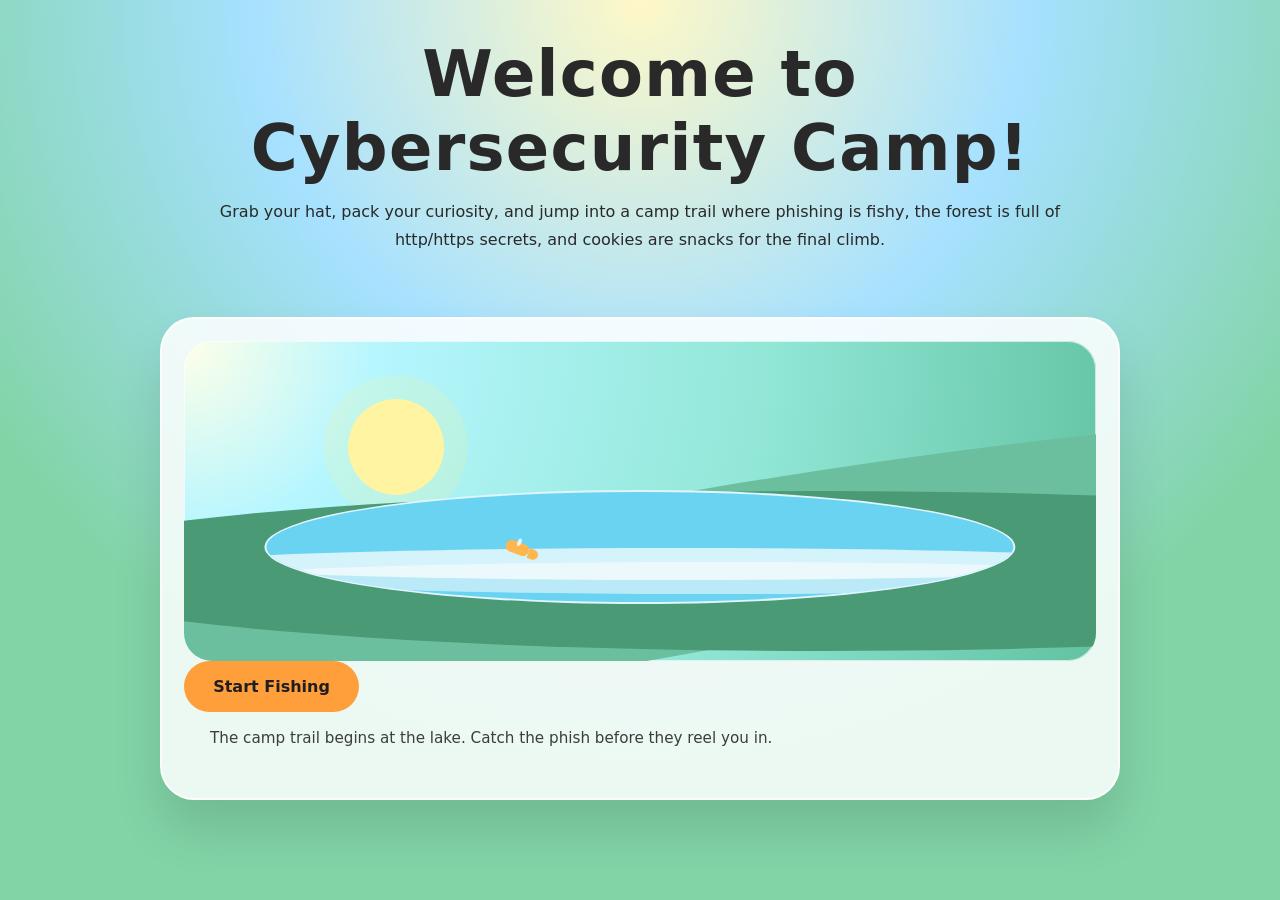
<file: index.html>
<!DOCTYPE html>
<html lang="en">
<head>
    <meta charset="UTF-8">
    <meta name="viewport" content="width=device-width, initial-scale=1.0">
    <title>Welcome to Cybersecurity Camp!</title>
    <link rel="stylesheet" href="static/styles.css">
</head>
<body class="welcome">
<main>
    <header>
        <h1>Welcome to Cybersecurity Camp!</h1>
        <p>Grab your hat, pack your curiosity, and jump into a camp trail where phishing is fishy, the forest is full of http/https secrets, and cookies are snacks for the final climb.</p>
    </header>

    <section class="hero-card">
        <div class="hero-scene lake-scene">
            <div class="sun"></div>
            <div class="hill hill-left"></div>
            <div class="hill hill-right"></div>
            <div class="lake">
                <div class="wave wave1"></div>
                <div class="wave wave2"></div>
                <div class="fish"></div>
            </div>
        </div>
        <a class="button-link" href="level1.html">Start Fishing</a>
        <p class="small-note">The camp trail begins at the lake. Catch the phish before they reel you in.</p>
    </section>
</main>
</body>
</html>
</file>
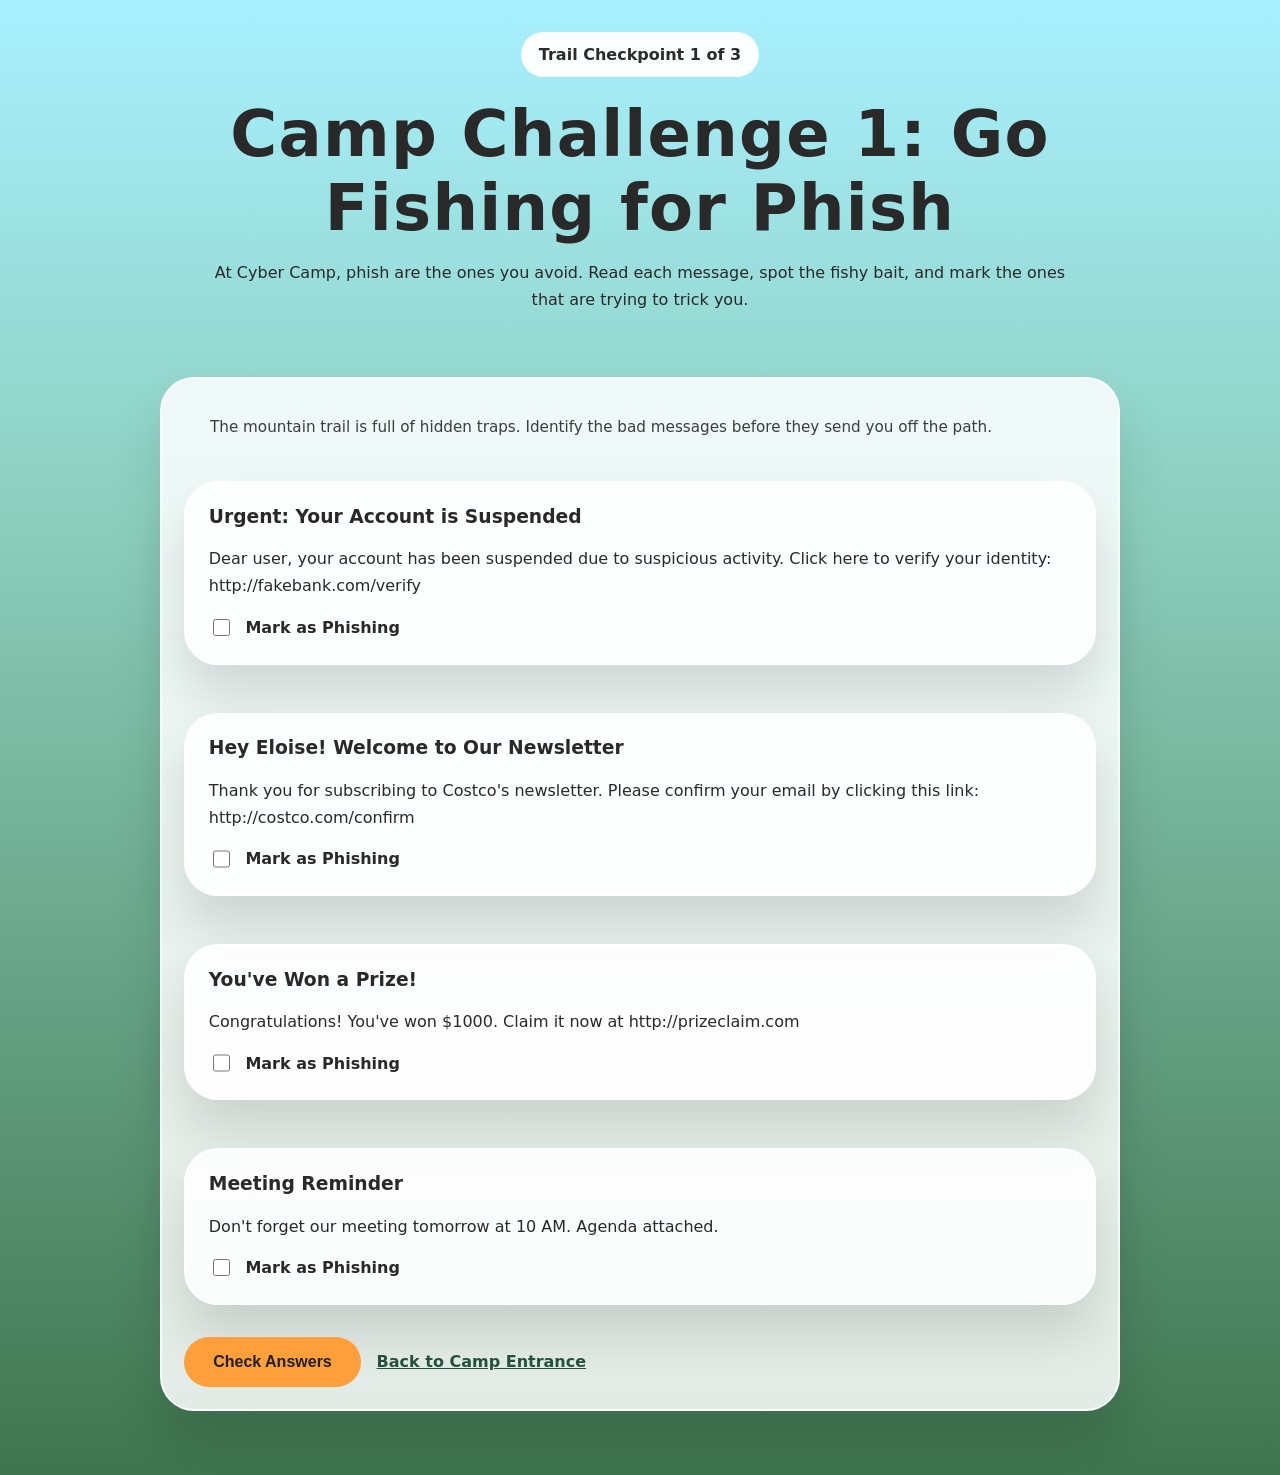
<file: level1.html>
<!DOCTYPE html>
<html lang="en">
<head>
    <meta charset="UTF-8">
    <meta name="viewport" content="width=device-width, initial-scale=1.0">
    <title>Camp Challenge 1: Go Fishing for Phish</title>
    <link rel="stylesheet" href="static/styles.css">
</head>
<body data-page="level1">
<main>
    <header>
        <div class="progress-badge">Trail Checkpoint 1 of 3</div>
        <h1>Camp Challenge 1: Go Fishing for Phish</h1>
        <p>At Cyber Camp, phish are the ones you avoid. Read each message, spot the fishy bait, and mark the ones that are trying to trick you.</p>
    </header>

    <section class="card">
        <p class="small-note">The mountain trail is full of hidden traps. Identify the bad messages before they send you off the path.</p>
        <form id="level1-form">
            <div class="email-list">
                <article class="email-card">
                    <h3>Urgent: Your Account is Suspended</h3>
                    <p>Dear user, your account has been suspended due to suspicious activity. Click here to verify your identity: http://fakebank.com/verify</p>
                    <label><input type="checkbox" name="phishing_1"> Mark as Phishing</label>
                </article>

                <article class="email-card">
                    <h3>Hey Eloise! Welcome to Our Newsletter</h3>
                    <p>Thank you for subscribing to Costco's newsletter. Please confirm your email by clicking this link: http://costco.com/confirm</p>
                    <label><input type="checkbox" name="phishing_2"> Mark as Phishing</label>
                </article>

                <article class="email-card">
                    <h3>You've Won a Prize!</h3>
                    <p>Congratulations! You've won $1000. Claim it now at http://prizeclaim.com</p>
                    <label><input type="checkbox" name="phishing_3"> Mark as Phishing</label>
                </article>

                <article class="email-card">
                    <h3>Meeting Reminder</h3>
                    <p>Don't forget our meeting tomorrow at 10 AM. Agenda attached.</p>
                    <label><input type="checkbox" name="phishing_4"> Mark as Phishing</label>
                </article>
            </div>

            <div class="action-row">
                <button type="submit">Check Answers</button>
                <a class="trail-link" href="index.html">Back to Camp Entrance</a>
            </div>
        </form>

        <p id="level1-feedback" class="status-message" aria-live="polite"></p>
    </section>
</main>
<script src="static/app.js"></script>
</body>
</html>
</file>
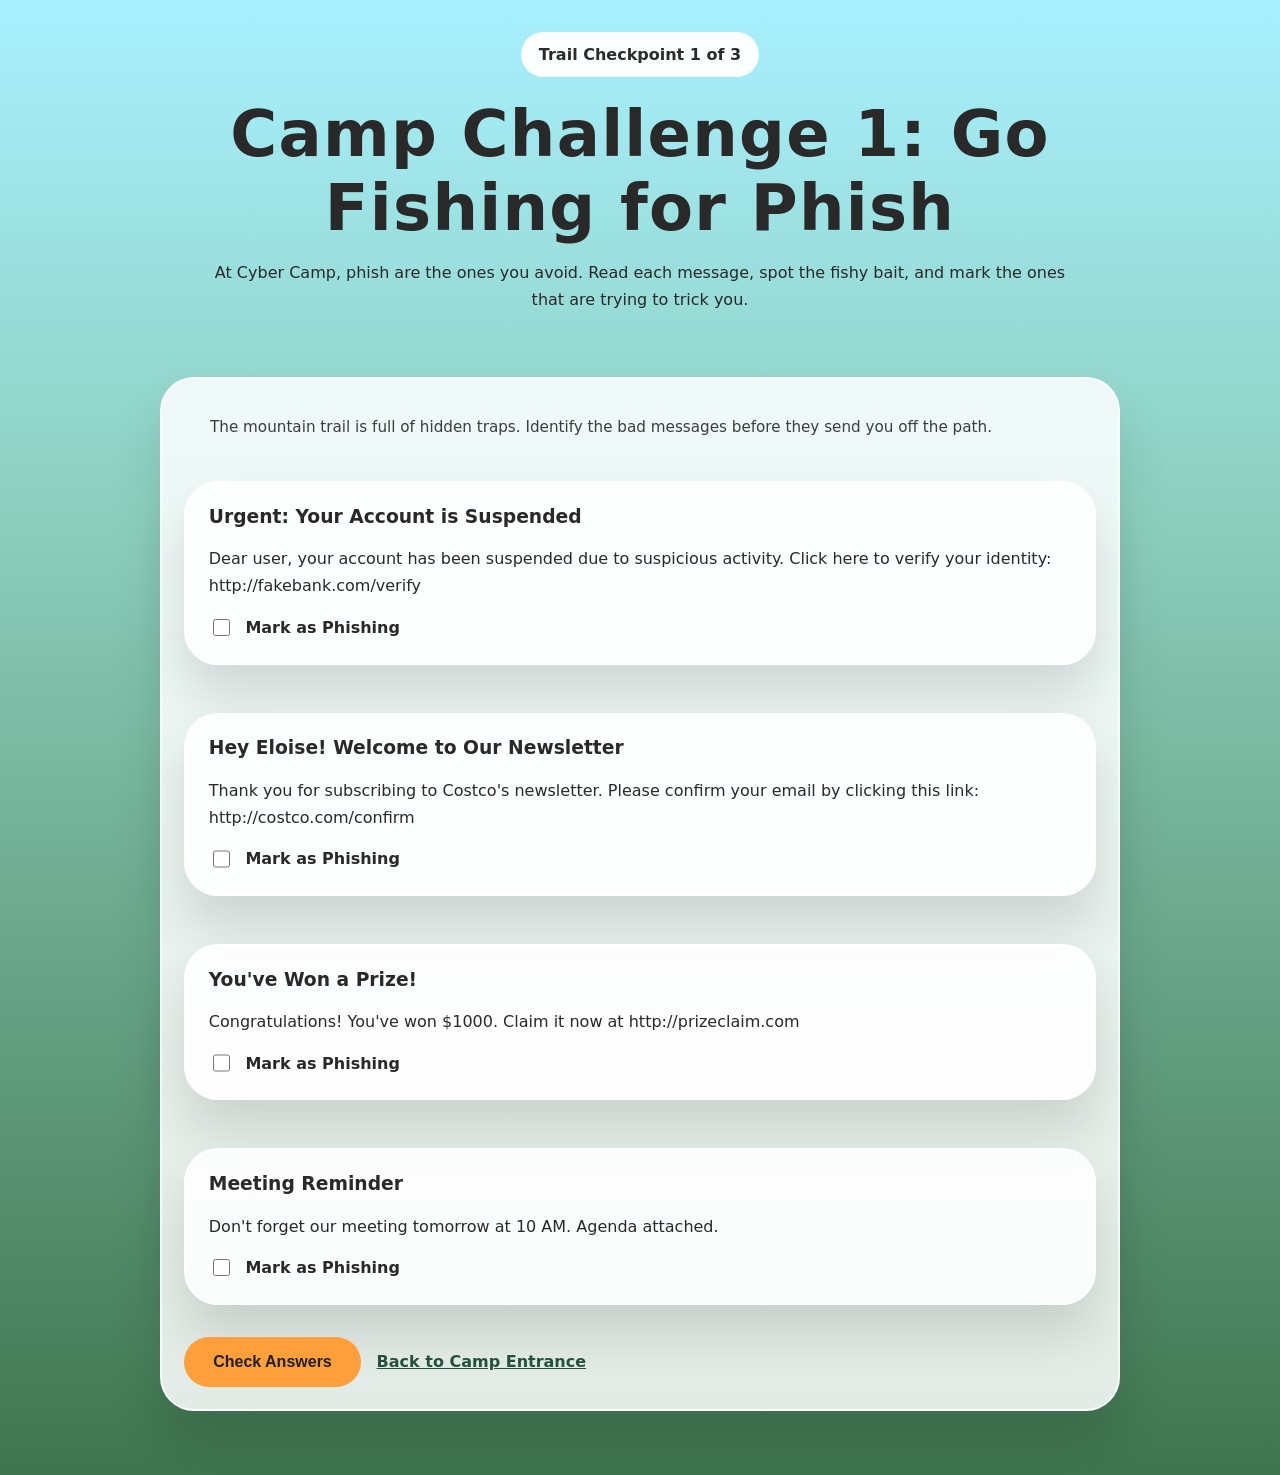
<file: level2.html>
<!DOCTYPE html>
<html lang="en">
<head>
    <meta charset="UTF-8">
    <meta name="viewport" content="width=device-width, initial-scale=1.0">
    <title>Camp Challenge 2: Hike the http/https Forest</title>
    <link rel="stylesheet" href="static/styles.css">
</head>
<body class="forest" data-page="level2">
<main>
    <header>
        <div class="progress-badge">Camp Challenge 2 of 3</div>
        <h1>Camp Challenge 2: Hike the http/https Forest</h1>
        <p>The forest trail hides two paths: http and https. Only one keeps you safe. To continue your hike, change the current URL from <code>level2.html</code> to <code>superSecretStuff.html</code> and step carefully into the next clearing.</p>
    </header>

    <section class="card">
        <p class="small-note">Follow the safer trail and avoid the path that looks like a trick.</p>
        <p>In GitHub Pages, each stop is a real file. Edit the address bar so this page name becomes <code>superSecretStuff.html</code>.</p>
        <p class="hint-box">If you completed Challenge 1, you can also use this direct trail link after you try the URL edit: <a href="superSecretStuff.html">superSecretStuff.html</a></p>
    </section>

    <footer>
        <p>The forest will only stay friendly if you read the path carefully.</p>
    </footer>
</main>
<script src="static/app.js"></script>
</body>
</html>
</file>
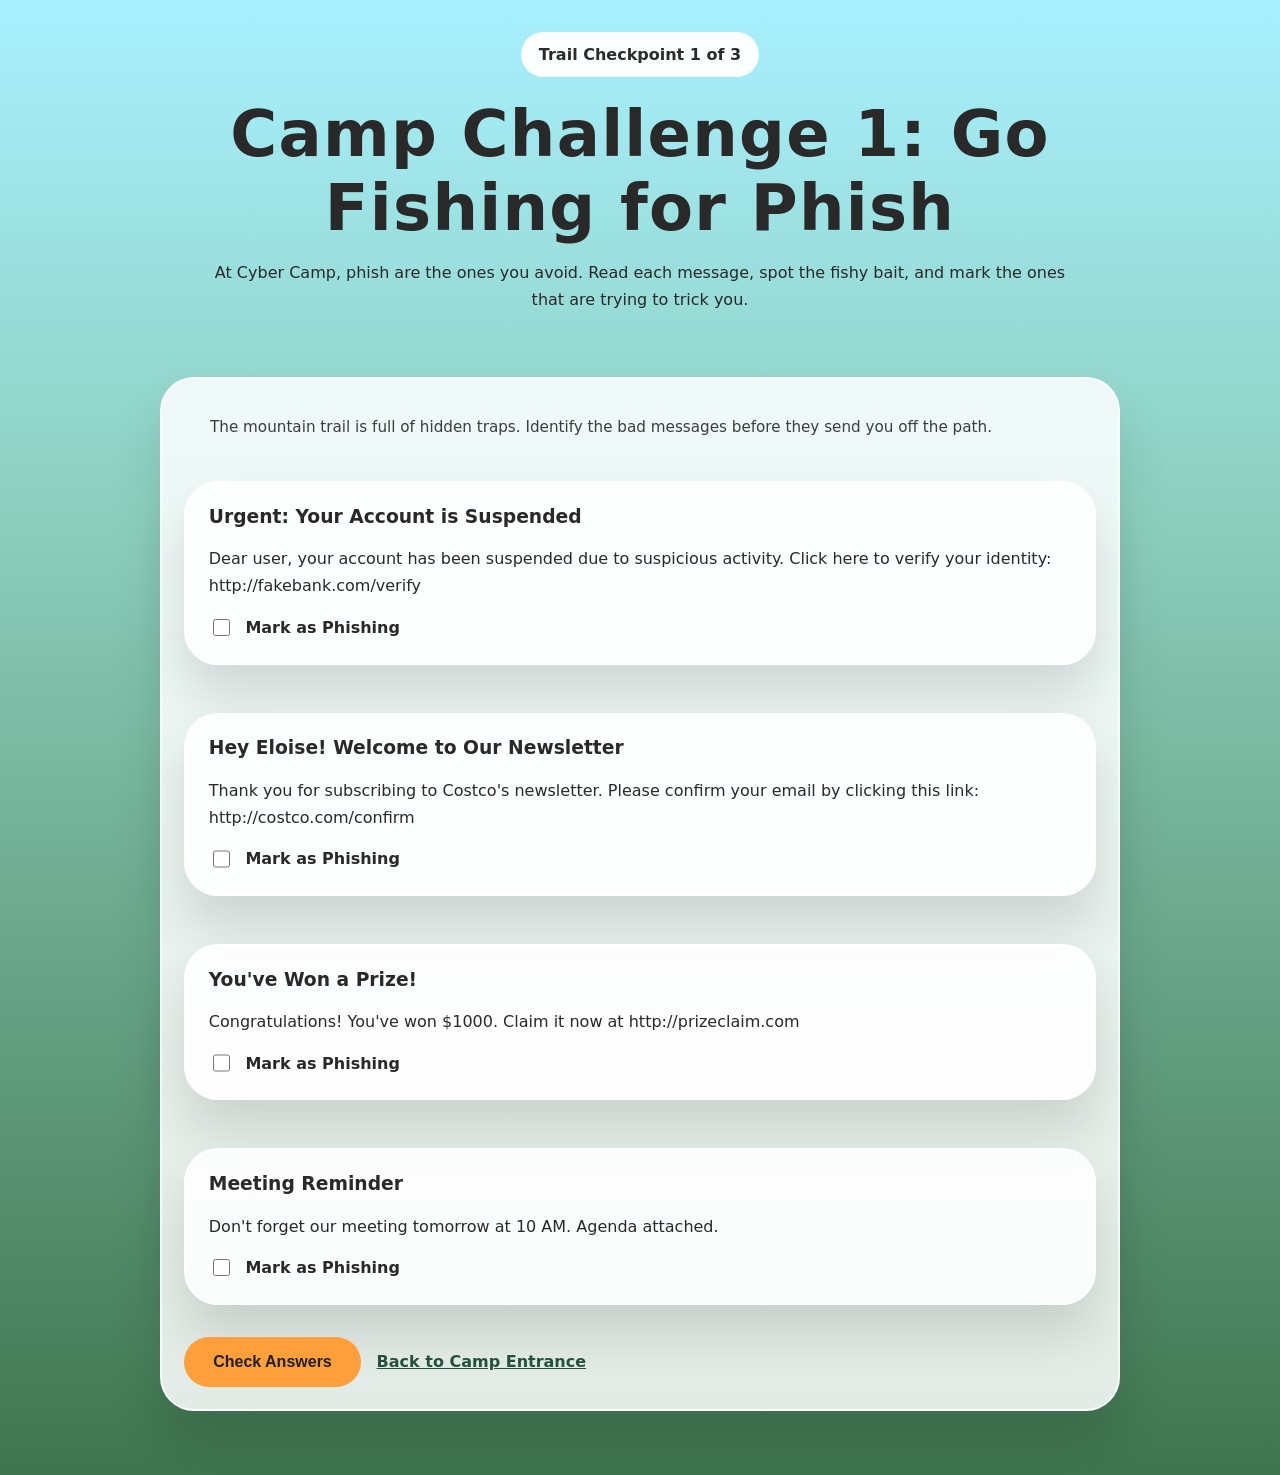
<file: level3.html>
<!DOCTYPE html>
<html lang="en">
<head>
    <meta charset="UTF-8">
    <meta name="viewport" content="width=device-width, initial-scale=1.0">
    <title>Camp Challenge 3: Cookie Snack Break</title>
    <link rel="stylesheet" href="static/styles.css">
</head>
<body class="cookie" data-page="level3">
<main>
    <header>
        <div class="progress-badge">Camp Challenge 3 of 3</div>
        <h1>Camp Challenge 3: Cookie Snack Break</h1>
        <p>This trail stop is all about cookies, but not the kind you eat. Use your browser's developer tools to change the <code>access</code> cookie value from <code>denied</code> to <code>granted</code> so you can grab the snack and keep climbing.</p>
    </header>

    <section class="card">
        <p>Open your browser developer tools and change the cookie named <strong>access</strong> from <code>denied</code> to <code>granted</code>. Refresh the page once the change is made.</p>
        <ul class="checklist">
            <li>Inspect the cookie like you're checking trail snacks.</li>
            <li>Change the cookie value to unlock the next summit path.</li>
            <li>Refresh the page once the change is made.</li>
        </ul>
    </section>

    <footer>
        <p class="small-note">This is the final gear check before the mountain push.</p>
    </footer>
</main>
<script src="static/app.js"></script>
</body>
</html>
</file>
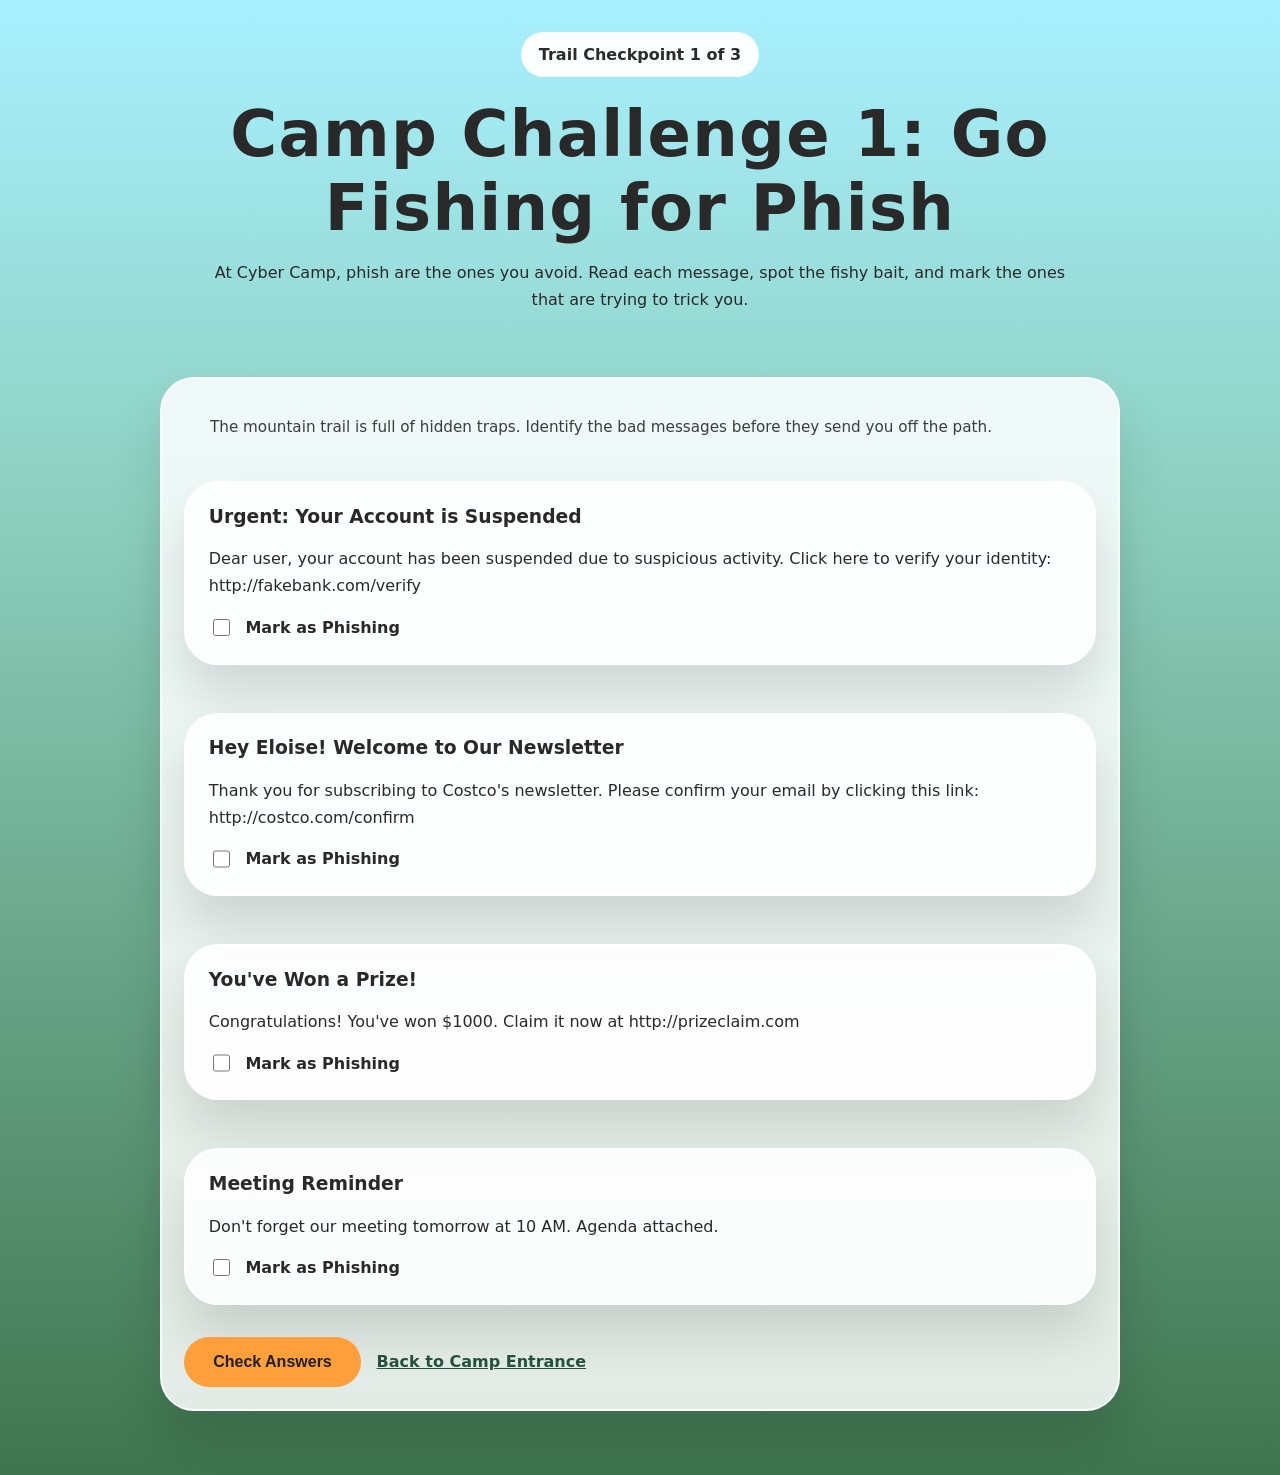
<file: success.html>
<!DOCTYPE html>
<html lang="en">
<head>
    <meta charset="UTF-8">
    <meta name="viewport" content="width=device-width, initial-scale=1.0">
    <title>Congratulations! You Escaped the Cyber Threats</title>
    <link rel="stylesheet" href="static/styles.css">
</head>
<body class="mountain" data-page="success">
<main>
    <header>
        <h1>Congratulations! You Escaped the Cyber Threats</h1>
        <p>You've successfully navigated through phishing detection, URL manipulation, and cookie alteration. Remember to stay vigilant online!</p>
    </header>

    <section class="mountain-glow">
        <h2>Summit View</h2>
        <p>Woah! So cool - you made it to the top of Cyber Camp. You fished for phish, hiked through the URL forest, and unlocked the cookie snack. The view from here is earned.</p>
        <ul class="checklist">
            <li>Fishing for phish: completed</li>
            <li>Forest path reading: completed</li>
            <li>Cookie snack check: completed</li>
        </ul>
        <p class="small-note">Ready for another camp adventure? Start again or share the summit with friends.</p>
        <div class="action-row">
            <a class="button-link" href="index.html">Back to Camp Entrance</a>
            <button type="button" id="reset-progress">Reset Progress</button>
        </div>
    </section>
</main>
<script src="static/app.js"></script>
</body>
</html>
</file>
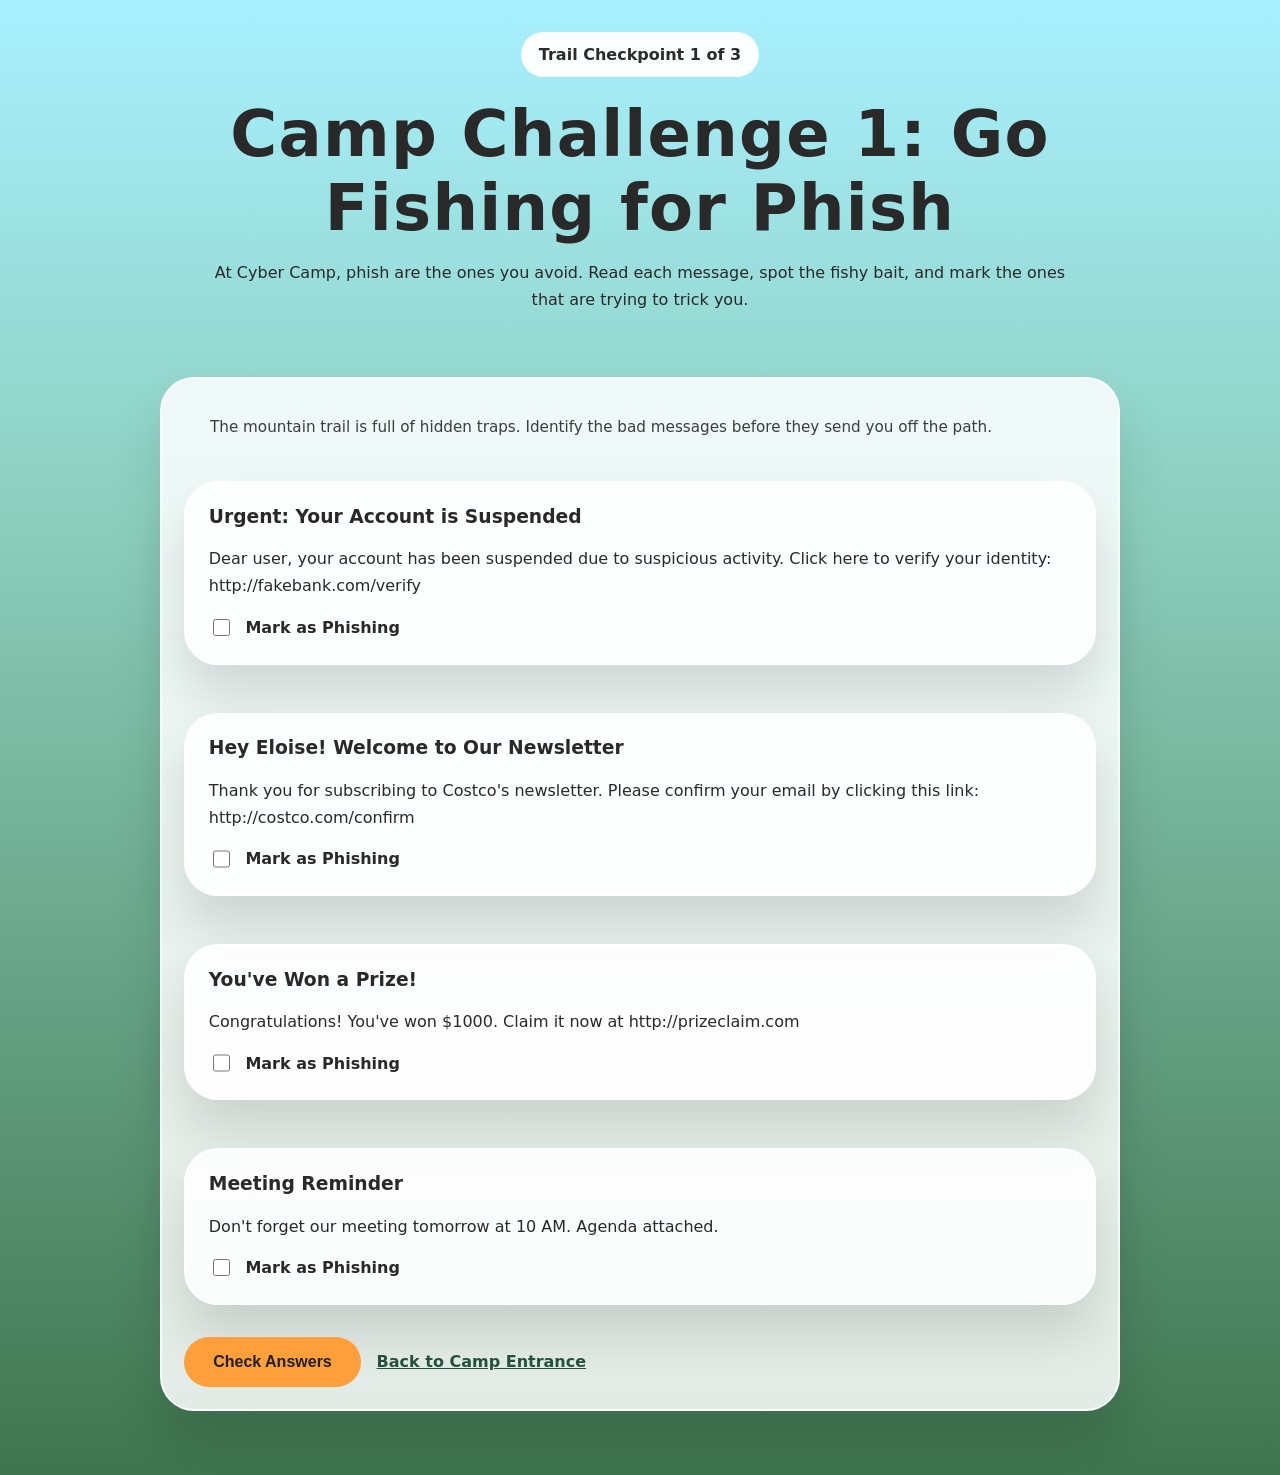
<file: superSecretStuff.html>
<!DOCTYPE html>
<html lang="en">
<head>
    <meta charset="UTF-8">
    <meta name="viewport" content="width=device-width, initial-scale=1.0">
    <meta http-equiv="refresh" content="0; url=level3.html">
    <title>Secret Trail</title>
    <link rel="stylesheet" href="static/styles.css">
</head>
<body class="forest" data-page="secret">
<main>
    <section class="card">
        <h1>Secret Trail Found</h1>
        <p>You found the hidden path. Moving you to the cookie snack break now.</p>
        <p><a class="button-link" href="level3.html">Continue to Challenge 3</a></p>
    </section>
</main>
<script src="static/app.js"></script>
</body>
</html>
</file>
<file: static/styles.css>
body {
    margin: 0;
    min-height: 100vh;
    font-family: 'Segoe UI', system-ui, -apple-system, BlinkMacSystemFont, sans-serif;
    background: linear-gradient(180deg, #a8f0ff 0%, #8dcfbd 35%, #3f744e 100%);
    color: #292929;
}
body.welcome {
    background: radial-gradient(circle at top, #fff8c7 0%, #a6e1ff 35%, #82d4a7 70%);
}
body.lake {
    background: linear-gradient(180deg, #c7f0ff 0%, #8be0f7 40%, #86cec1 100%);
}
body.forest {
    background: linear-gradient(180deg, #d7f3c1 0%, #78b46c 45%, #346a38 100%);
}
body.cookie {
    background: linear-gradient(180deg, #ffecc2 0%, #ffd48a 45%, #d7b065 100%);
}
body.mountain {
    background: linear-gradient(180deg, #dbe4ff 0%, #96b2e5 45%, #4f6aa3 100%);
}
main {
    max-width: 960px;
    margin: 0 auto;
    padding: 2rem 1.5rem 3rem;
}
header {
    text-align: center;
    padding-bottom: 1.5rem;
}
h1 {
    font-size: clamp(2.4rem, 5vw, 4rem);
    margin: 0.3rem 0 0.5rem;
    letter-spacing: 0.02em;
}
h2 {
    margin-top: 0;
}
p {
    line-height: 1.7;
    max-width: 860px;
    margin: 0.85rem auto 1.5rem;
}
.hero-card,
.card,
.email-card {
    background: rgba(255, 255, 255, 0.85);
    border: 2px solid rgba(255, 255, 255, 0.85);
    border-radius: 34px;
    box-shadow: 0 30px 50px rgba(0, 0, 0, 0.12);
}
.hero-card {
    padding: 1.4rem;
    margin: 1rem 0 0;
}
.card,
.email-card {
    padding: 1.4rem;
    margin: 1rem 0;
}
.email-list {
    display: grid;
    gap: 1rem;
}
.email-card h3 {
    margin-top: 0;
}
.email-card p {
    margin: 0.7rem 0 1rem;
}
label {
    display: inline-flex;
    align-items: center;
    gap: 0.75rem;
    font-weight: 700;
}
input[type='checkbox'] {
    width: 1.1rem;
    height: 1.1rem;
    accent-color: #ffac38;
}
button,
.button-link {
    display: inline-flex;
    align-items: center;
    justify-content: center;
    gap: 0.5rem;
    border: none;
    border-radius: 999px;
    background: #ff9f3b;
    color: #1f1f1f;
    padding: 1rem 1.8rem;
    font-size: 1rem;
    font-weight: 800;
    cursor: pointer;
    text-decoration: none;
    transition: transform 0.18s ease, background 0.18s ease, box-shadow 0.18s ease;
}
button:hover,
.button-link:hover {
    background: #ffc66b;
    transform: translateY(-2px);
}
.action-row {
    display: flex;
    flex-wrap: wrap;
    gap: 1rem;
    margin-top: 1rem;
}
.trail-link {
    display: inline-flex;
    align-items: center;
    color: #24523f;
    font-weight: 700;
}
footer {
    text-align: center;
    margin-top: 1.8rem;
    color: #383838;
}
.small-note {
    font-size: 0.95rem;
    opacity: 0.9;
    margin-top: 0.85rem;
}
.progress-badge {
    display: inline-flex;
    align-items: center;
    justify-content: center;
    padding: 0.8rem 1.1rem;
    border-radius: 999px;
    background: rgba(255, 255, 255, 0.95);
    color: #2b2b2b;
    font-weight: 800;
    margin-bottom: 1rem;
}
ul.checklist {
    list-style: none;
    padding: 0;
    margin: 1.2rem 0 0;
}
ul.checklist li {
    margin: 0.9rem 0;
    padding-left: 1.65rem;
    position: relative;
}
ul.checklist li::before {
    content: '>';
    position: absolute;
    left: 0;
    font-weight: 800;
}
.hint-box,
.status-message {
    border-radius: 20px;
    padding: 1rem 1.1rem;
    margin-top: 1rem;
}
.hint-box {
    background: rgba(255, 255, 255, 0.7);
}
.status-message {
    display: none;
    font-weight: 700;
}
.status-message.success,
.status-message.error {
    display: block;
}
.status-message.success {
    background: rgba(130, 212, 167, 0.35);
    color: #174d34;
}
.status-message.error {
    background: rgba(255, 190, 190, 0.45);
    color: #7c1f1f;
}
.hero-scene {
    position: relative;
    width: 100%;
    min-height: 320px;
    border-radius: 28px;
    overflow: hidden;
    background: linear-gradient(180deg, #b6fcff 0%, #99e7ff 45%, #68bd98 100%);
    box-shadow: inset 0 0 0 1px rgba(255, 255, 255, 0.65);
}
.hero-scene .sun {
    position: absolute;
    top: 18%;
    left: 18%;
    width: 96px;
    height: 96px;
    border-radius: 50%;
    background: #fff4a1;
    box-shadow: 0 0 0 24px rgba(255, 238, 128, 0.16);
}
.hero-scene .hill {
    position: absolute;
    bottom: 0;
    width: 180%;
    height: 160px;
    background: #6bbf9e;
    border-radius: 50%;
}
.hero-scene .hill-left {
    left: -40%;
    transform: rotate(-10deg);
}
.hero-scene .hill-right {
    left: -20%;
    bottom: 10px;
    background: #4b9a76;
}
.hero-scene .lake {
    position: absolute;
    left: 50%;
    bottom: 18%;
    transform: translateX(-50%);
    width: 82%;
    height: 110px;
    background: #6ad3f1;
    border-radius: 50%;
    overflow: hidden;
    border: 2px solid rgba(255, 255, 255, 0.8);
}
.hero-scene .wave {
    position: absolute;
    left: 0;
    width: 130%;
    height: 32px;
    background: rgba(255, 255, 255, 0.72);
    border-radius: 50%;
}
.hero-scene .wave1 {
    bottom: 22px;
    left: -10%;
}
.hero-scene .wave2 {
    bottom: 8px;
    left: -5%;
    opacity: 0.75;
}
.hero-scene .fish {
    position: absolute;
    width: 24px;
    height: 12px;
    background: #ffb64d;
    border-radius: 999px;
    bottom: 48px;
    left: 32%;
    transform: rotate(20deg);
}
.hero-scene .fish::before {
    content: '';
    position: absolute;
    right: -10px;
    top: 2px;
    width: 10px;
    height: 10px;
    border-radius: 0 50% 50% 0;
    background: #ffb64d;
}
.hero-scene .fish::after {
    content: '';
    position: absolute;
    left: 10px;
    top: -4px;
    width: 4px;
    height: 8px;
    background: #ffffffd0;
    border-radius: 50%;
}
.lake-scene {
    background: radial-gradient(circle at top left, #ffffe8 0%, #b6f6ff 20%, #92e7d7 60%, #61c2a1 100%);
}
.mountain-glow {
    margin: 1.5rem auto 0;
    padding: 1.6rem;
    border-radius: 28px;
    background: rgba(255, 255, 255, 0.9);
    border: 1px solid rgba(255, 255, 255, 0.7);
}
@media (max-width: 680px) {
    main {
        padding: 1.4rem 1rem 2rem;
    }
    .hero-scene {
        min-height: 240px;
    }
    .action-row {
        flex-direction: column;
        align-items: stretch;
    }
}
</file>
